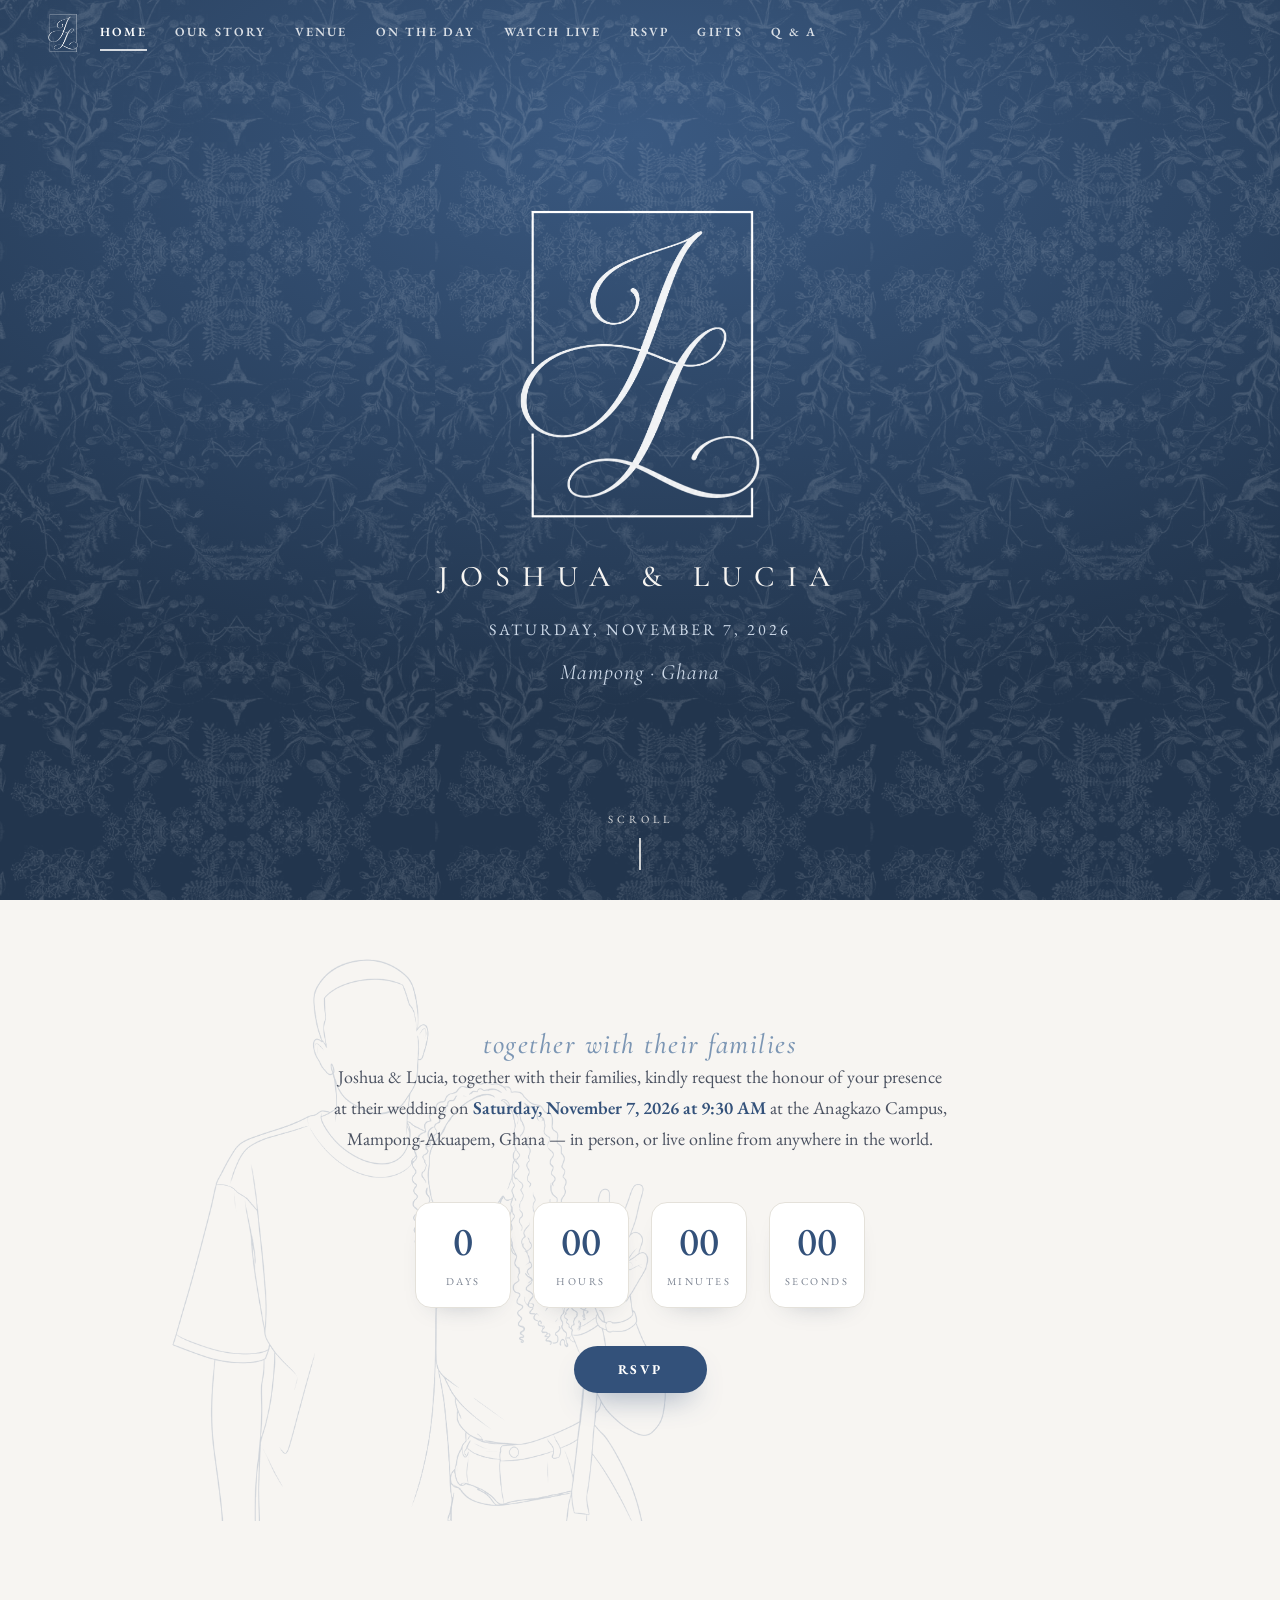
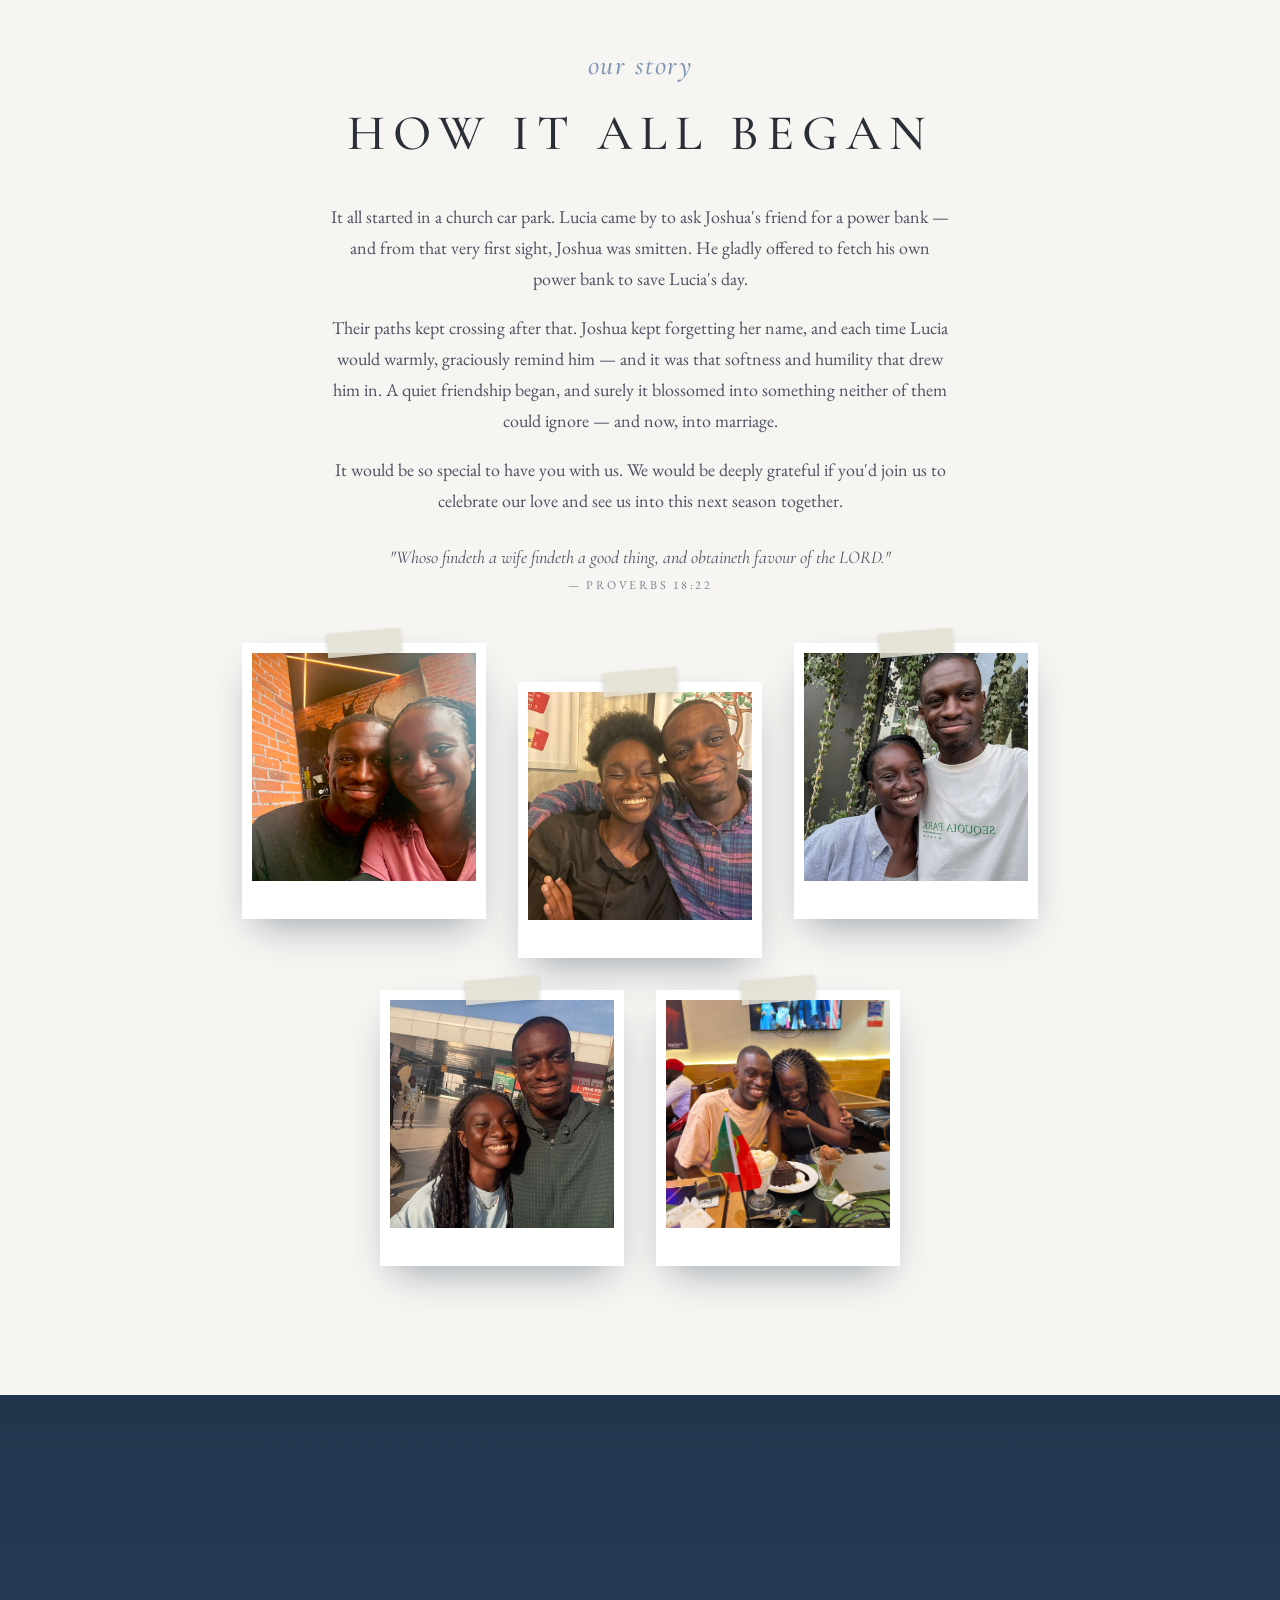
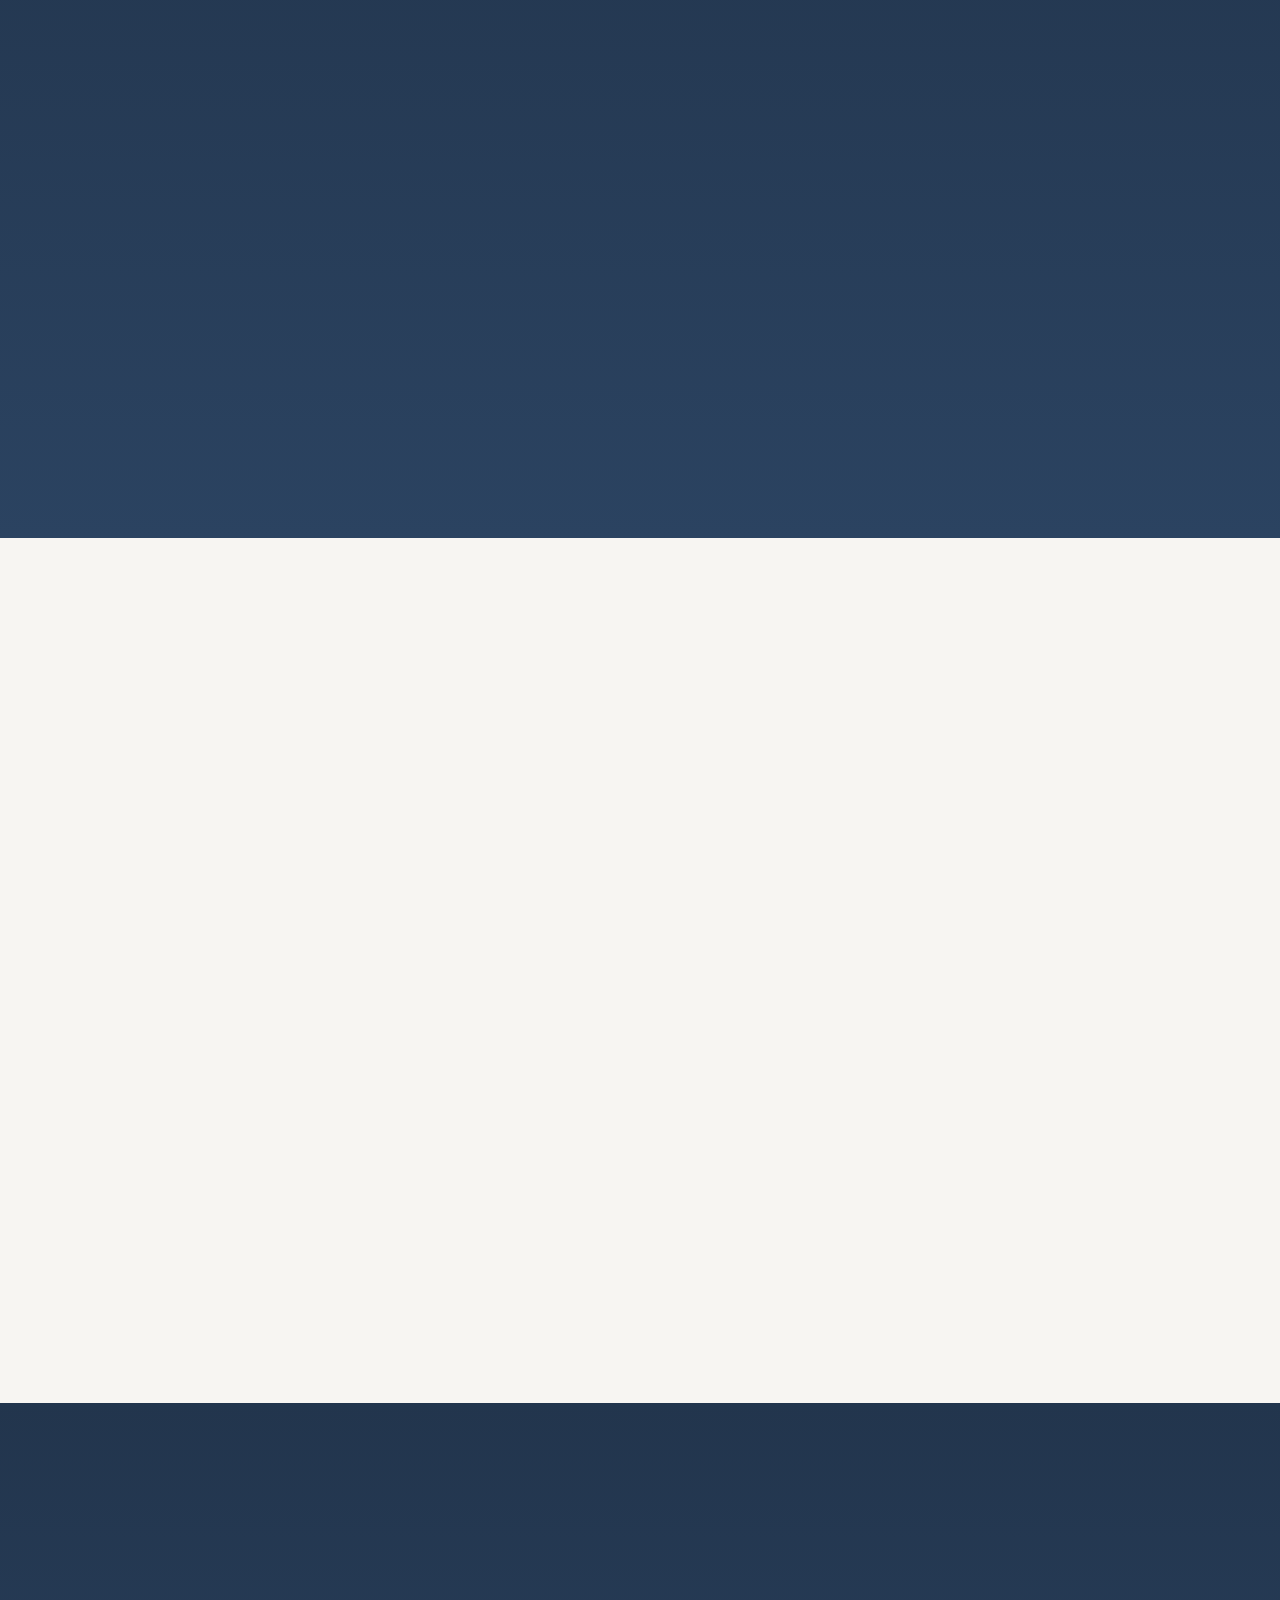
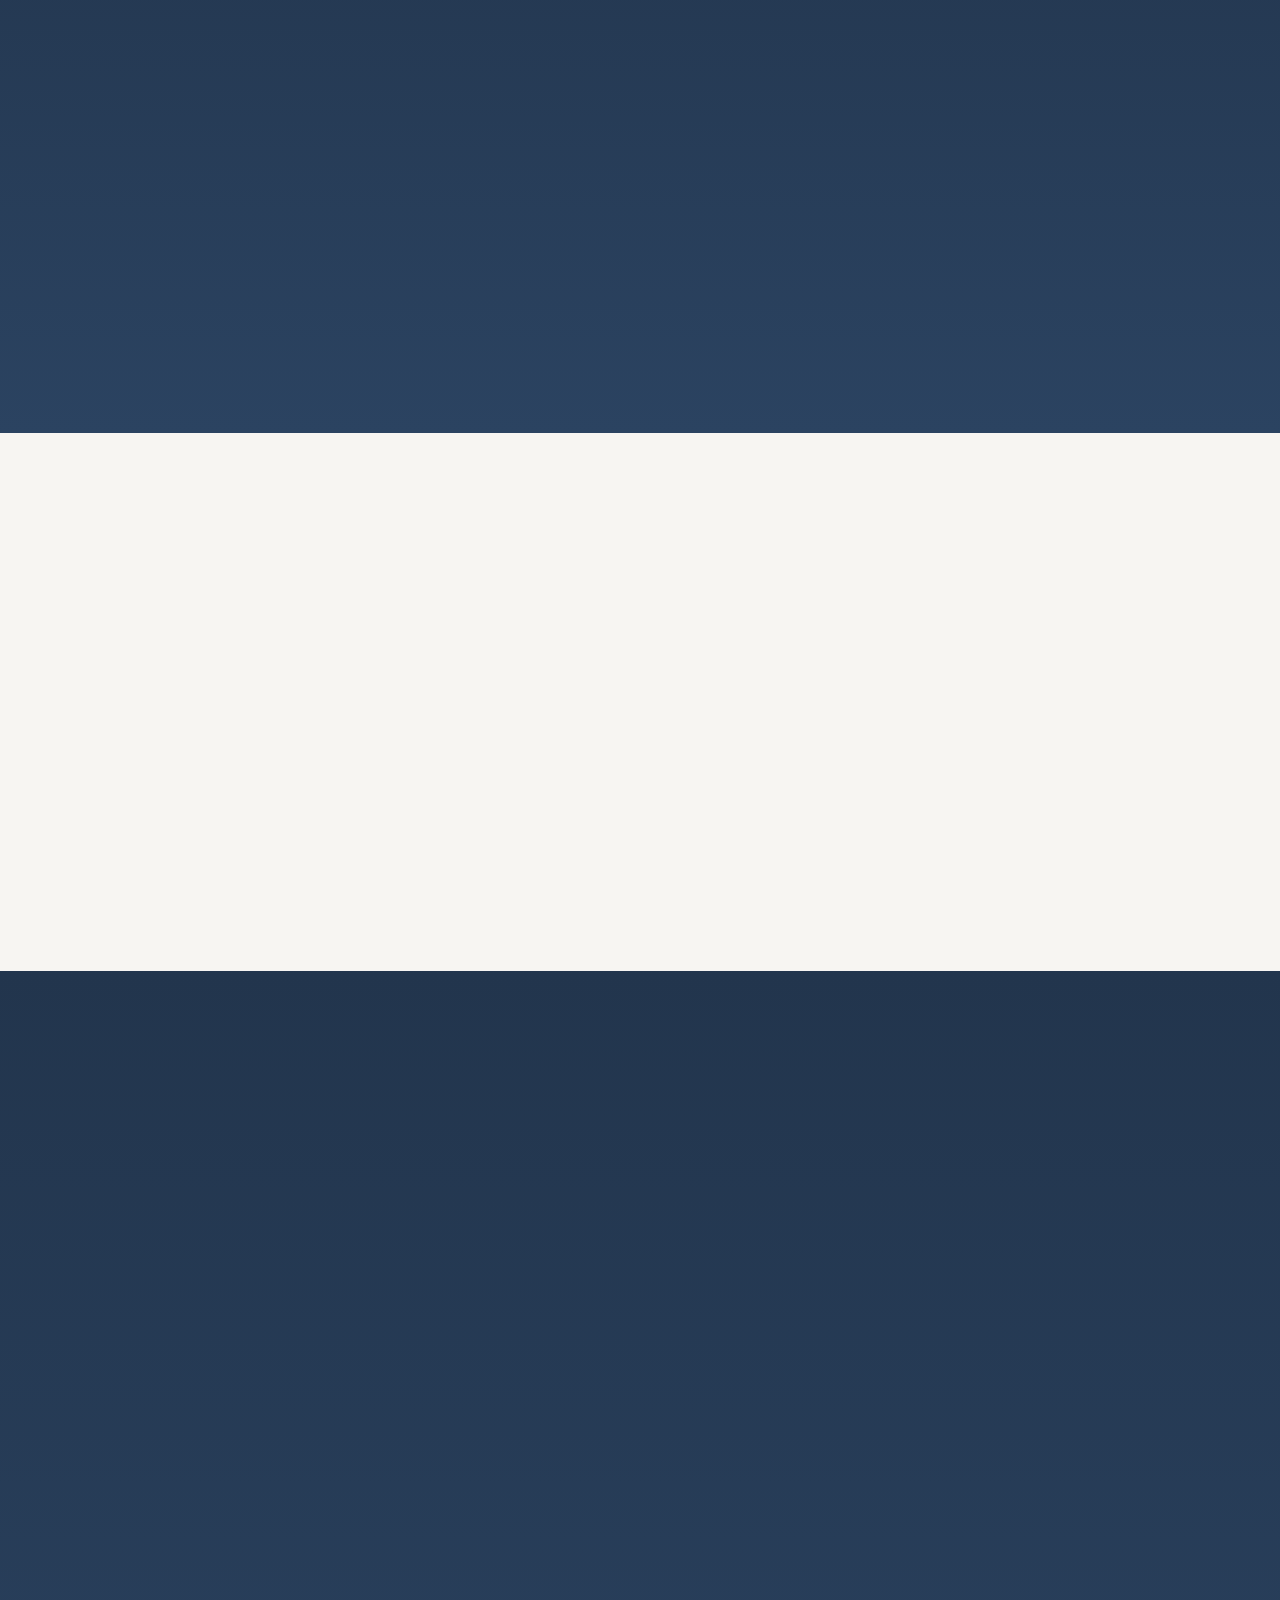
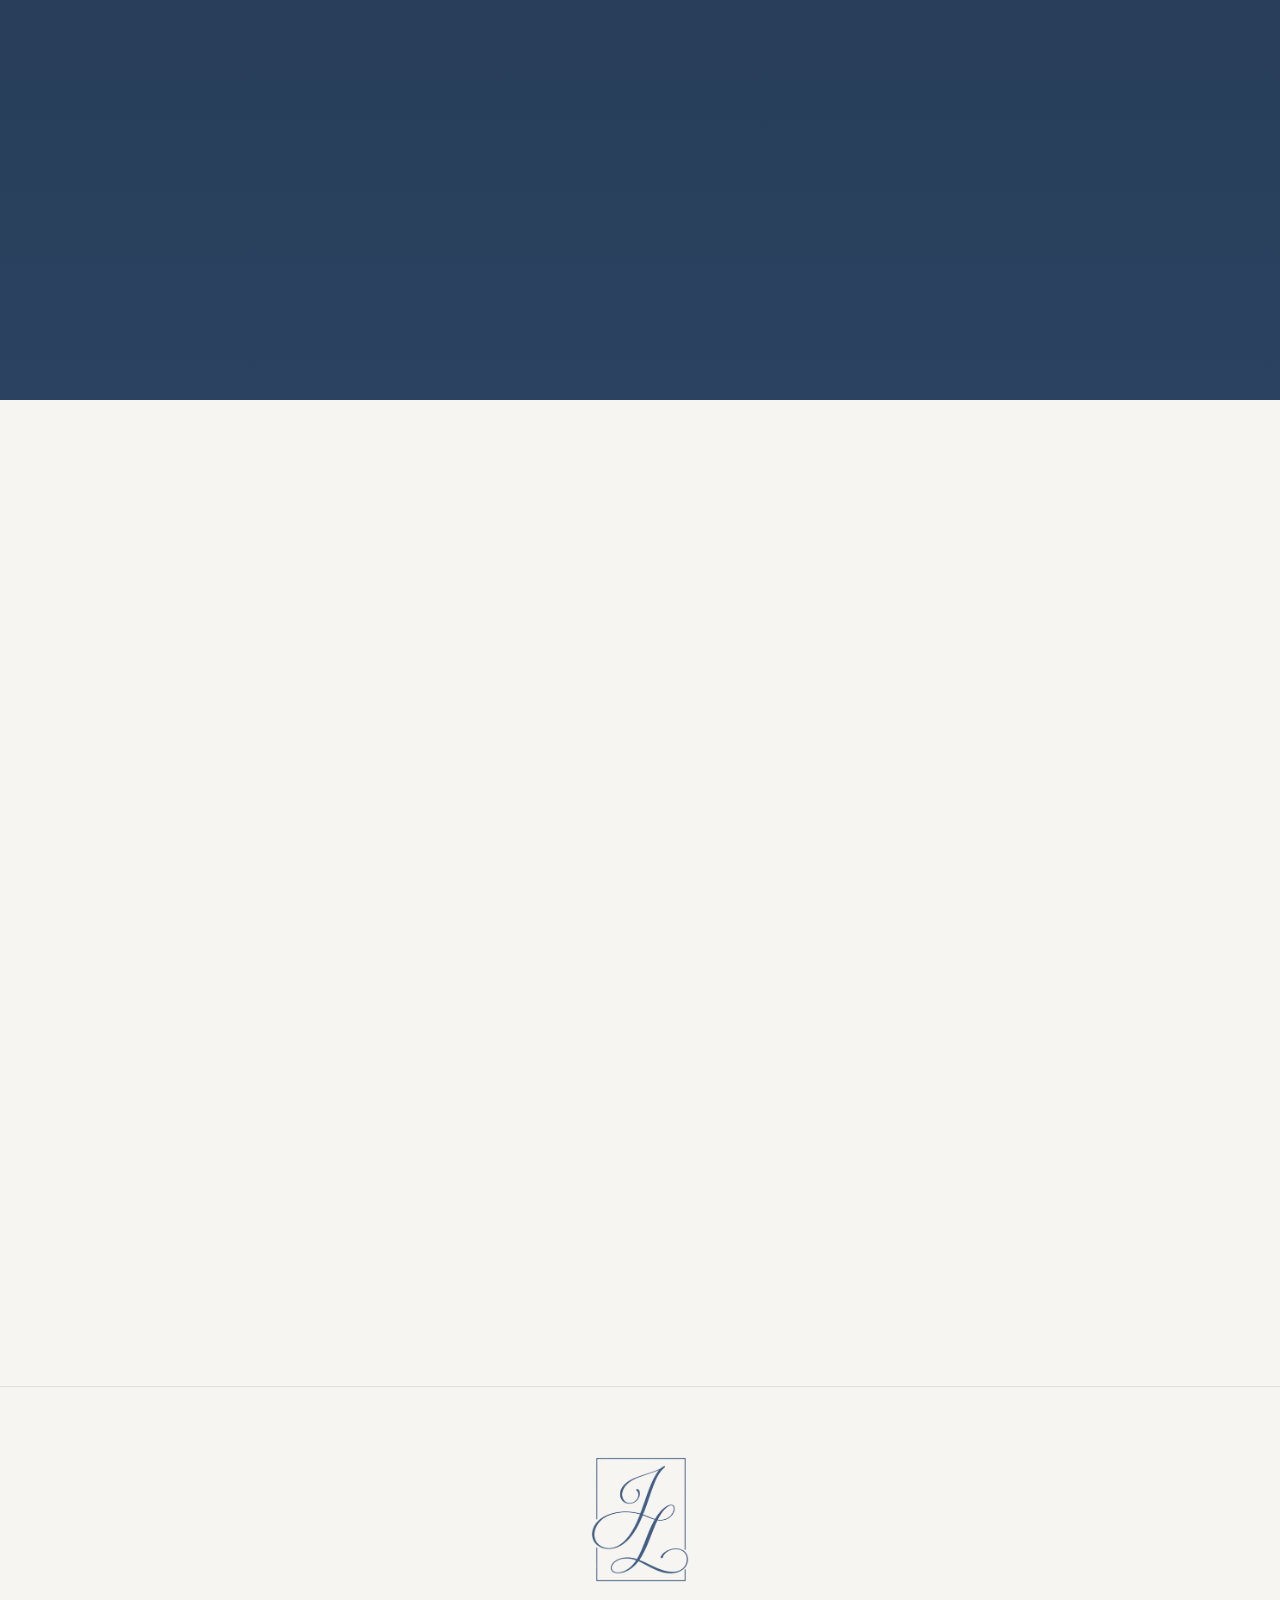
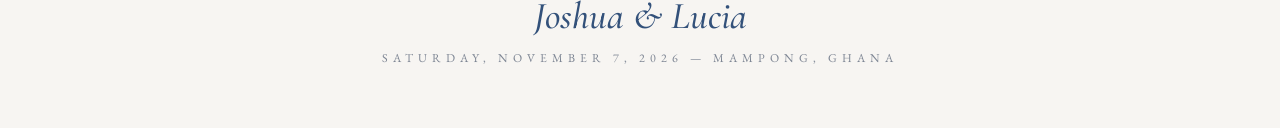
<file: index.html>
<!DOCTYPE html>
<html lang="en">
<head>
<meta charset="utf-8">
<meta name="viewport" content="width=device-width, initial-scale=1">
<title>Joshua &amp; Lucia — 07.11.26 · Mampong, Ghana</title>
<meta name="description" content="Joshua & Lucia are getting married! Saturday, November 7, 2026 at Anagkazo Campus, Mampong-Akuapem, Ghana. RSVP and watch live.">
<meta property="og:title" content="Joshua & Lucia — 07.11.26">
<meta property="og:description" content="Join us in person in Mampong, Ghana — or live online. RSVP here.">
<meta property="og:image" content="photos/joshua-lucia-33.jpg">
<link rel="icon" type="image/png" href="assets/favicon.png">
<link rel="apple-touch-icon" href="assets/apple-touch-icon.png">
<link rel="preconnect" href="https://fonts.googleapis.com">
<link rel="preconnect" href="https://fonts.gstatic.com" crossorigin>
<link href="https://fonts.googleapis.com/css2?family=EB+Garamond:ital,wght@0,400;0,500;0,600;1,400;1,500&family=Cormorant+Garamond:ital,wght@0,400;0,500;0,600;1,400;1,500&display=swap" rel="stylesheet">
<link rel="stylesheet" href="css/style.css">
</head>
<body>

<!-- LIVE BANNER — hidden until the backend says we're live -->
<a id="liveBanner" class="live-banner" href="#" target="_blank" rel="noopener" hidden>
  <span class="live-dot"></span> WE'RE LIVE — tap to watch the wedding now
</a>

<nav class="nav" id="nav">
  <a class="nav-mono" href="#home" aria-label="Joshua and Lucia — home"></a>
  <button class="nav-burger" id="navBurger" aria-label="Open menu" aria-expanded="false">
    <span></span><span></span><span></span>
  </button>
  <div class="nav-links" id="navLinks">
    <a href="#home">Home</a>
    <a href="#story">Our Story</a>
    <a href="#venue">Venue</a>
    <a href="#day">On the Day</a>
    <a href="#live">Watch Live</a>
    <a href="#rsvp">RSVP</a>
    <a href="#gifts">Gifts</a>
    <a href="#faq">Q &amp; A</a>
  </div>
</nav>

<!-- ================= COVER (permanent, textured) ================= -->
<header class="cover" id="home">
  <div class="cover-texture" aria-hidden="true"></div>
  <div class="cover-inner">
    <img class="cover-mono" src="assets/monogram-jl.png" alt="">
    <h1 class="cover-names">Joshua&nbsp;&amp;&nbsp;Lucia</h1>
    <p class="cover-date">Saturday, November 7, 2026</p>
    <p class="cover-place">Mampong · Ghana</p>
  </div>
  <a class="cover-hint" href="#welcome" aria-label="Scroll down">
    <span>scroll</span>
    <span class="cover-hint-line"></span>
  </a>
</header>

<!-- ================= WELCOME ================= -->
<section class="section has-sil" id="welcome">
  <div class="sil" aria-hidden="true" style="--sil-img:url(../assets/sil-couple-2.png); --sil-op:.2; width:clamp(280px,40vw,540px); aspect-ratio:788/1199; left:clamp(-20px,1vw,40px); top:8%;"></div>
  <p class="sec-script fade-up">together with their families</p>
  <p class="sec-body fade-up">
    Joshua &amp; Lucia, together with their families, kindly request the honour of
    your presence at their wedding on <b>Saturday, November&nbsp;7, 2026 at 9:30&nbsp;AM</b>
    at the Anagkazo Campus, Mampong‑Akuapem, Ghana — in person, or live online
    from anywhere in the world.
  </p>

  <div class="countdown fade-up" id="countdown" aria-label="Countdown to the wedding">
    <div><b id="cdDays">–</b><span>days</span></div>
    <div><b id="cdHours">–</b><span>hours</span></div>
    <div><b id="cdMins">–</b><span>minutes</span></div>
    <div><b id="cdSecs">–</b><span>seconds</span></div>
  </div>

  <a class="btn fade-up" href="#rsvp">RSVP</a>
</section>

<!-- ================= OUR STORY ================= -->
<section class="section" id="story">
  <p class="sec-script fade-up">our story</p>
  <h2 class="sec-title fade-up">How it all began</h2>
  <div class="story-text fade-up">
    <p>It all started in a church car park. Lucia came by to ask Joshua's friend for a power bank — and from that very first sight, Joshua was smitten. He gladly offered to fetch his own power bank to save Lucia's day.</p>
    <p>Their paths kept crossing after that. Joshua kept forgetting her name, and each time Lucia would warmly, graciously remind him — and it was that softness and humility that drew him in. A quiet friendship began, and surely it blossomed into something neither of them could ignore — and now, into marriage.</p>
    <p>It would be so special to have you with us. We would be deeply grateful if you'd join us to celebrate our love and see us into this next season together.</p>
    <p class="story-verse">"Whoso findeth a wife findeth a good thing, and obtaineth favour of the LORD."<span>— Proverbs 18:22</span></p>
  </div>

  <div class="polaroid-row">
    <figure class="polaroid fade-up" style="--tilt: -6deg"><img src="photos/joshua-lucia-33.jpg" alt="Joshua and Lucia smiling close" loading="lazy"></figure>
    <figure class="polaroid fade-up" style="--tilt: 4deg"><img src="photos/joshua-lucia-14.jpg" alt="Joshua and Lucia laughing together" loading="lazy"></figure>
    <figure class="polaroid fade-up" style="--tilt: -3deg"><img src="photos/joshua-lucia-20.jpg" alt="Joshua and Lucia among greenery" loading="lazy"></figure>
    <figure class="polaroid fade-up" style="--tilt: 5deg"><img src="photos/joshua-lucia-airport.jpg" alt="Joshua and Lucia at the airport" loading="lazy"></figure>
    <figure class="polaroid fade-up" style="--tilt: -2deg"><img src="photos/joshua-lucia-dessert.jpg" alt="Joshua and Lucia over dessert" loading="lazy"></figure>
  </div>
</section>

<!-- ================= VENUE ================= -->
<section class="section section-blue has-sil" id="venue">
  <div class="sil sil-draw" aria-hidden="true" style="--sil-img:url(../assets/sil-anagkazo.png); --sil-op:.34; --sil-color:#fff; --sil-fit:cover; top:0; left:0; right:0; bottom:0;"></div>
  <p class="sec-script light fade-up">where</p>
  <h2 class="sec-title light fade-up">Venue</h2>
  <div class="venue-card fade-up">
    <p class="venue-name">Anagkazo Campus</p>
    <p class="venue-addr">Mampong‑Akuapem<br>Eastern Region, Ghana</p>
    <p class="venue-note">About 45 minutes to an hour from Accra, through the Aburi hills.</p>
    <a class="btn btn-light" href="https://maps.google.com/?q=Anagkazo+Bible+and+Ministry+Training+Center+Mampong+Ghana" target="_blank" rel="noopener">Open in Google Maps</a>
  </div>
</section>

<!-- ================= ON THE DAY ================= -->
<section class="section has-sil" id="day">
  <div class="sil" aria-hidden="true" style="--sil-img:url(../assets/sil-rings.png); --sil-op:.18; width:clamp(120px,17vw,210px); aspect-ratio:983/785; top:8%; right:3%;"></div>
  <div class="sil" aria-hidden="true" style="--sil-img:url(../assets/sil-hand-ring.png); --sil-op:.17; width:clamp(120px,15vw,190px); aspect-ratio:456/450; bottom:5%; left:3%;"></div>
  <p class="sec-script fade-up">schedule</p>
  <h2 class="sec-title fade-up">On the day</h2>
  <p class="sec-body fade-up">Saturday, November 7, 2026</p>

  <div class="timeline">
    <div class="t-item fade-up">
      <span class="t-time">9:30 am</span>
      <div class="t-dot" aria-hidden="true"></div>
      <div class="t-body">
        <h3>Ceremony · Elizabeth Chapel</h3>
        <p>This is it — our big moment, held in the <b>Elizabeth Chapel</b> at Anagkazo. When you arrive, simply ask for the Elizabeth Chapel and you'll be directed there. Kindly be seated by 9:00 am; the service begins promptly.</p>
      </div>
    </div>
    <div class="t-item fade-up">
      <span class="t-time">after the ceremony</span>
      <div class="t-dot" aria-hidden="true"></div>
      <div class="t-body">
        <h3>Photographs</h3>
        <p>We'd love to keep every good memory — please join the group photos with family &amp; friends.</p>
      </div>
    </div>
    <div class="t-item fade-up">
      <span class="t-time">to follow</span>
      <div class="t-dot" aria-hidden="true"></div>
      <div class="t-body">
        <h3>Reception</h3>
        <p>Let's get the celebration started!</p>
      </div>
    </div>
  </div>
</section>

<!-- ================= WATCH LIVE ================= -->
<section class="section section-blue has-sil" id="live">
  <div class="sil-svg" aria-hidden="true" style="--sil-op:.26; --sil-color:#fff; width:clamp(130px,17vw,220px); aspect-ratio:200/168; top:11%; right:5%;">
    <svg viewBox="0 0 200 168" fill="none" stroke="currentColor" stroke-width="4" stroke-linejoin="round" stroke-linecap="round">
      <rect x="10" y="12" width="180" height="118" rx="12"/>
      <path d="M82 48 L128 71 L82 94 Z"/>
      <path d="M70 148 h60 M100 130 v18"/>
    </svg>
  </div>
  <div class="sil" aria-hidden="true" style="--sil-img:url(../assets/sil-rings.png); --sil-op:.16; --sil-color:#fff; width:clamp(120px,16vw,200px); aspect-ratio:983/785; bottom:7%; left:4%;"></div>
  <p class="sec-script light fade-up">from anywhere</p>
  <h2 class="sec-title light fade-up">Watch live</h2>
  <div class="live-box fade-up" id="liveBox">
    <div class="live-waiting" id="liveWaiting">
      <p class="live-badge-idle">● not live yet</p>
      <p>The live link will appear right here on the wedding day.<br>
      Want a message the moment we go live? Say yes in your RSVP below.</p>
    </div>
    <div class="live-now" id="liveNow" hidden>
      <p class="live-badge-on">● LIVE NOW</p>
      <a class="btn btn-live" id="liveLink" href="#" target="_blank" rel="noopener">Watch the wedding live ▶</a>
    </div>
  </div>
</section>

<!-- ================= RSVP ================= -->
<section class="section has-sil" id="rsvp">
  <div class="sil" aria-hidden="true" style="--sil-img:url(../assets/sil-couple-1.png); --sil-op:.18; width:clamp(380px,64vw,820px); aspect-ratio:1448/955; left:0; right:0; margin-inline:auto; top:16%;"></div>
  <p class="sec-script fade-up">kindly reply</p>
  <h2 class="sec-title fade-up">RSVP</h2>
  <p class="sec-body fade-up">Kindly RSVP by <b>30 September 2026</b> — whether you're coming to Mampong or joining from your couch.</p>
  <a class="btn fade-up" href="rsvp.html">RSVP here</a>
</section>

<!-- ================= GIFTS ================= -->
<section class="section section-blue has-sil" id="gifts">
  <div class="sil" aria-hidden="true" style="--sil-img:url(../assets/sil-doves.png); --sil-op:.16; --sil-color:#fff; width:clamp(150px,20vw,260px); aspect-ratio:290/180; top:5%; left:0; right:0; margin-inline:auto;"></div>
  <div class="sil" aria-hidden="true" style="--sil-img:url(../assets/sil-gift.png); --sil-op:.15; --sil-color:#fff; width:clamp(90px,11vw,140px); aspect-ratio:130/93; bottom:7%; left:4%;"></div>
  <div class="sil" aria-hidden="true" style="--sil-img:url(../assets/sil-cake.png); --sil-op:.14; --sil-color:#fff; width:clamp(96px,12vw,160px); aspect-ratio:227/350; bottom:6%; right:4%;"></div>
  <p class="sec-script light fade-up">with gratitude</p>
  <h2 class="sec-title light fade-up">Gifts</h2>
  <p class="sec-body light-body fade-up">
    Your presence and your prayers are the greatest gift of all. But should you feel led
    to bless us as we begin our life together, we receive it with grateful hearts.
    Thank you for being such a blessing to us.
  </p>
  <p class="gift-verse fade-up">"Every good and perfect gift is from above."<span>— James 1:17</span></p>

  <div class="gift-grid">
    <div class="gift-card fade-up">
      <h3>MTN Mobile Money · Ghana</h3>
      <p class="gift-line"><span>Joshua Korsi Gbafa</span>
        <button type="button" class="copy" data-copy="0530709044">+233 53 070 9044 <em>tap to copy</em></button></p>
      <p class="gift-line"><span>Lucia Afia Deladem Adusei</span>
        <button type="button" class="copy" data-copy="0549556476">+233 54 955 6476 <em>tap to copy</em></button></p>
    </div>
    <div class="gift-card fade-up">
      <h3>Zelle</h3>
      <p class="gift-line"><span>Joshua Korsi Gbafa</span>
        <button type="button" class="copy" data-copy="+17029458407">+1 702 945 8407 <em>tap to copy</em></button></p>
      <p class="gift-note">Open your bank or Zelle app and send to this number.</p>
    </div>
    <div class="gift-card gift-venmo fade-up">
      <h3>Venmo</h3>
      <a class="venmo-btn" href="https://venmo.com/u/Joshuagbafa" target="_blank" rel="noopener">
        <span class="venmo-badge">V</span> Give on Venmo
      </a>
      <p class="gift-line"><b>@Joshuagbafa</b></p>
      <p class="gift-note">Tap to open Venmo, already set to send to us.</p>
    </div>
  </div>

  <p class="gift-foot fade-up">Thank you for your kindness and generosity — may God bless you richly.</p>
</section>

<!-- ================= Q & A ================= -->
<section class="section" id="faq">
  <p class="sec-script fade-up">good to know</p>
  <h2 class="sec-title fade-up">Q &amp; A</h2>
  <div class="faq-list fade-up">
    <details>
      <summary>When is the RSVP deadline?</summary>
      <p>Please RSVP by 30 September 2026 — it helps us plan seats, food, and messages.</p>
    </details>
    <details>
      <summary>What's the dress code?</summary>
      <p>Our palette is <b>“all things bright and beautiful.”</b> Please come formal, but in bright, joyful colours — Kente and other traditional wear are warmly encouraged. It's a celebration!</p>
    </details>
    <details>
      <summary>Where exactly is the ceremony?</summary>
      <p>The ceremony is held in the <b>Elizabeth Chapel</b>, on the Anagkazo campus. When you arrive, simply ask for the Elizabeth Chapel and you'll be directed straight to us.</p>
    </details>
    <details>
      <summary>How do I get there from Accra?</summary>
      <p>Search <b>“Anagkazo Bible School”</b> in Google Maps and it will take you right to the gate — it's in Mampong‑Akuapem, about 45 minutes to an hour from Accra through the Aburi hills.</p>
      <p><a class="faq-link" href="https://www.google.com/maps/search/?api=1&query=Anagkazo+Bible+School+Mampong+Ghana" target="_blank" rel="noopener">Open directions in Google Maps →</a></p>
      <p>Flying in? Kotoka International Airport (ACC) is your stop — plan to arrive by Friday, November 6.</p>
    </details>
    <details>
      <summary>Is there parking, and a gate fee?</summary>
      <p>Yes — there's a car park on site. Please note Anagkazo has a toll at the gate, so come prepared to pay <b>GH₵20 per car</b> on entry.</p>
    </details>
    <details>
      <summary>Can I change my RSVP later?</summary>
      <p>Yes — just fill the form again with the same email address and your answer updates automatically.</p>
    </details>
    <details>
      <summary>What time should I arrive?</summary>
      <p>Doors open at 8:30 am; please be seated by 9:00 am. The ceremony begins at 9:30 am sharp.</p>
    </details>
  </div>
</section>

<footer class="footer">
  <div class="footer-mono" aria-hidden="true"></div>
  <p class="footer-script">Joshua &amp; Lucia</p>
  <p class="footer-date">Saturday, November 7, 2026 — Mampong, Ghana</p>
</footer>

<script src="js/config.js"></script>
<script src="js/main.js"></script>
</body>
</html>
</file>
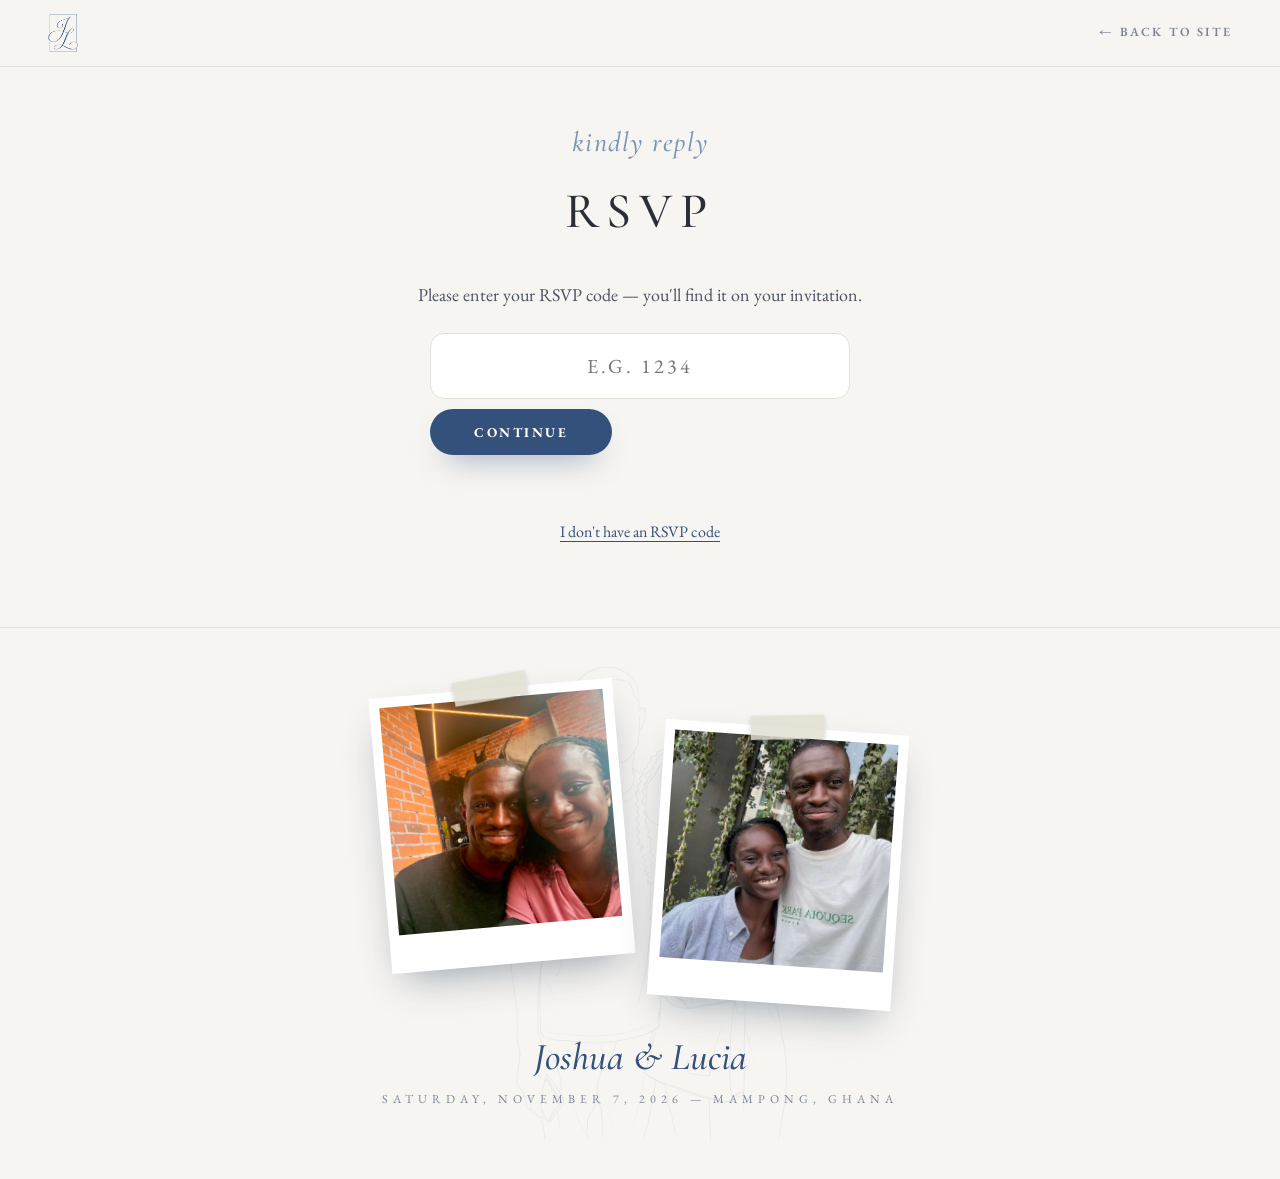
<file: rsvp.html>
<!DOCTYPE html>
<html lang="en">
<head>
<meta charset="utf-8">
<meta name="viewport" content="width=device-width, initial-scale=1">
<title>RSVP — Joshua &amp; Lucia</title>
<meta name="robots" content="noindex">
<link rel="icon" type="image/png" href="assets/favicon.png">
<link rel="apple-touch-icon" href="assets/apple-touch-icon.png">
<link rel="preconnect" href="https://fonts.googleapis.com">
<link rel="preconnect" href="https://fonts.gstatic.com" crossorigin>
<link href="https://fonts.googleapis.com/css2?family=EB+Garamond:ital,wght@0,400;0,500;0,600;1,400;1,500&family=Cormorant+Garamond:ital,wght@0,400;0,500;0,600;1,400;1,500&display=swap" rel="stylesheet">
<link rel="stylesheet" href="css/style.css">
</head>
<body class="rsvp-page">

<nav class="nav scrolled" id="nav">
  <a class="nav-mono" href="index.html" aria-label="Joshua and Lucia — home"></a>
  <div class="nav-links" id="navLinks" style="margin-left:auto;">
    <a href="index.html">← Back to site</a>
  </div>
</nav>

<main class="rsvp-main">
  <p class="sec-script">kindly reply</p>
  <h1 class="sec-title">RSVP</h1>

  <!-- STEP 1 — enter code -->
  <section class="rsvp-panel" id="stepCode">
    <p class="sec-body">Please enter your RSVP code — you'll find it on your invitation.</p>
    <div class="code-row">
      <input id="codeInput" class="code-input" type="text" inputmode="text" autocomplete="off"
             placeholder="e.g. 1234" aria-label="RSVP code" maxlength="16">
      <button class="btn" id="codeBtn" type="button">Continue</button>
    </div>
    <p class="form-status" id="codeErr" role="status"></p>
    <button class="linkish" id="noCodeBtn" type="button">I don't have an RSVP code</button>
  </section>

  <!-- STEP 2 — greeting + form -->
  <section id="stepForm" hidden>
    <p class="rsvp-greeting" id="greeting"></p>

    <form id="rsvpForm" class="rsvp-form" novalidate>
      <input type="hidden" name="rsvpCode" id="fCode">

      <div class="field">
        <label for="fName">Full name *</label>
        <input id="fName" name="name" type="text" required autocomplete="name" placeholder="Ama Mensah">
      </div>

      <div class="field">
        <label for="fEmail">Email *</label>
        <input id="fEmail" name="email" type="email" required autocomplete="email" placeholder="you@example.com">
      </div>

      <div class="field">
        <label for="fPhone">Phone number *</label>
        <div class="phone-row">
          <select id="fCountry" name="countryCode" aria-label="Country code">
            <option value="+233">🇬🇭 +233</option>
            <option value="+1">🇺🇸 +1</option>
            <option value="other">🌍 Other</option>
          </select>
          <input id="fPhone" name="phone" type="tel" required autocomplete="tel" placeholder="24 123 4567">
        </div>
        <small class="field-hint" id="phoneHint">Ghana numbers: you can type it with or without the leading 0.</small>
      </div>

      <div class="field">
        <span class="label">Will you attend? *</span>
        <div class="choice-row" role="radiogroup">
          <label class="choice"><input type="radio" name="attending" value="In person" required><span>In person, in Ghana</span></label>
          <label class="choice"><input type="radio" name="attending" value="Online"><span>Online, via livestream</span></label>
          <label class="choice"><input type="radio" name="attending" value="Not attending"><span>Sadly can't make it</span></label>
        </div>
      </div>

      <div class="field" id="guestsField" hidden>
        <label for="fGuests">How many in your party, including you?</label>
        <select id="fGuests" name="guests">
          <option>1</option><option>2</option><option>3</option><option>4</option><option>5</option>
        </select>
      </div>

      <div class="field">
        <span class="label">How should we send you updates &amp; reminders? *</span>
        <div class="choice-row">
          <label class="choice"><input type="radio" name="preferredContact" value="Email" required checked><span>Email</span></label>
          <label class="choice"><input type="radio" name="preferredContact" value="SMS"><span>Text message</span></label>
          <label class="choice"><input type="radio" name="preferredContact" value="WhatsApp"><span>WhatsApp</span></label>
        </div>
      </div>

      <div class="field">
        <label class="choice choice-wide">
          <input type="checkbox" id="fNotify" name="notifyLive" value="Yes" checked>
          <span>Message me the moment the wedding goes live</span>
        </label>
      </div>

      <div class="field">
        <label for="fMessage">A note for Joshua &amp; Lucia (optional)</label>
        <textarea id="fMessage" name="message" rows="3" placeholder="We're so happy for you both…"></textarea>
      </div>

      <button type="submit" class="btn" id="submitBtn">Send my RSVP</button>
      <p class="form-status" id="formStatus" role="status"></p>
    </form>
  </section>

  <!-- STEP 3 — thank you -->
  <section id="stepThanks" hidden class="rsvp-thanks">
    <div class="thanks-mono" aria-hidden="true"></div>
    <h2 id="thanksTitle">Thank you!</h2>
    <p id="thanksBody" class="sec-body"></p>
    <a class="btn" href="index.html">Back to our site</a>
  </section>
</main>

<!-- confirm modal -->
<div class="modal" id="confirmModal" hidden>
  <div class="modal-card">
    <h3>Are you sure?</h3>
    <p>You've said you won't be there in person, and you haven't asked us to message you when we go live. We'd love for you to watch online — shall we send you the livestream link?</p>
    <div class="modal-actions">
      <button class="btn" id="modalNotify" type="button">Yes, notify me when live</button>
      <button class="btn btn-ghost" id="modalProceed" type="button">No thanks, submit as is</button>
    </div>
  </div>
</div>

<footer class="rsvp-foot has-sil">
  <div class="sil" aria-hidden="true" style="--sil-img:url(../assets/sil-couple-2.png); --sil-op:.1; width:clamp(200px,30vw,320px); aspect-ratio:788/1199; left:0; right:0; margin-inline:auto; top:6%;"></div>
  <div class="polaroid-row" style="margin-top:0;">
    <figure class="polaroid" style="--tilt:-5deg"><img src="photos/joshua-lucia-33.jpg" alt="" loading="lazy"></figure>
    <figure class="polaroid" style="--tilt:4deg"><img src="photos/joshua-lucia-20.jpg" alt="" loading="lazy"></figure>
  </div>
  <p class="footer-script" style="margin-top:34px;">Joshua &amp; Lucia</p>
  <p class="footer-date">Saturday, November 7, 2026 — Mampong, Ghana</p>
</footer>

<script src="js/config.js"></script>
<script src="js/rsvp.js"></script>
</body>
</html>
</file>
<file: css/style.css>
/* Joshua & Lucia — soft modern, one continuous scroll
   dusty blue · off-white · Quicksand + Sacramento script
   opening splash → scroll-revealed sections */

:root {
  --paper: #f7f5f2;
  --ink: #2a2f37;
  --muted: #7d8593;
  --blue: #7c96b4;        /* splash / accents */
  --blue-deep: #33517a;   /* headings, buttons */
  --blue-dark: #22354d;   /* dark sections */
  --blue-pale: #e8edf4;
  --line: #e4e1da;
  --sans: "EB Garamond", Georgia, "Times New Roman", serif;   /* body serif */
  --script: "Cormorant Garamond", Georgia, serif;             /* display / accents */
}

* { box-sizing: border-box; margin: 0; padding: 0; }

html { scroll-behavior: smooth; scroll-padding-top: 68px; }

body {
  font-family: var(--sans);
  font-weight: 400;
  font-size: 18.5px;
  line-height: 1.72;
  color: var(--ink);
  background: var(--paper);
  overflow-x: hidden;
}

img { display: block; max-width: 100%; }

/* ================= cover (permanent, textured) ================= */
.cover {
  position: relative;
  min-height: 100svh;
  display: flex; flex-direction: column; align-items: center; justify-content: center;
  text-align: center; padding: 90px 20px;
  background: radial-gradient(120% 90% at 50% 15%, #3a5981 0%, var(--blue-dark) 70%);
  color: #f7f5f2; overflow: hidden;
}
.cover-texture {
  position: absolute; inset: 0; pointer-events: none;
  background: url("../assets/texture-white.png") repeat;
  background-size: clamp(320px, 34vw, 460px) auto;
  opacity: .14;
  animation: coverTexIn 2s ease both;
}
@keyframes coverTexIn { from { opacity: 0; } to { opacity: .14; } }
.cover-inner { position: relative; z-index: 1; }
.cover-mono {
  width: clamp(150px, 26vw, 244px);
  margin: 0 auto;
  opacity: 0; animation: coverIn 1.4s ease .2s forwards;
}
.cover-names {
  margin-top: 30px;
  font-family: var(--script); font-weight: 500;
  font-size: clamp(20px, 3.8vw, 30px);
  letter-spacing: clamp(6px, 1.6vw, 12px);
  text-transform: uppercase;
  opacity: 0; animation: coverRise .9s ease .9s forwards;
}
.cover-date {
  margin-top: 14px;
  font-size: clamp(13px, 2.1vw, 16px);
  letter-spacing: 3px; text-transform: uppercase;
  color: #cdd9e8;
  opacity: 0; animation: coverRise .9s ease 1.15s forwards;
}
.cover-place {
  margin-top: 10px;
  font-family: var(--script); font-style: italic;
  font-size: clamp(17px, 2.6vw, 22px); letter-spacing: 1px; color: #cdd9e8;
  opacity: 0; animation: coverRise .9s ease 1.4s forwards;
}
@keyframes coverIn { from { opacity: 0; transform: translateY(16px) scale(.96); } to { opacity: 1; transform: none; } }
@keyframes coverRise { from { opacity: 0; transform: translateY(10px); } to { opacity: 1; transform: none; } }

.cover-hint {
  position: absolute; bottom: 30px; left: 0; right: 0; z-index: 1;
  display: flex; flex-direction: column; align-items: center; gap: 9px;
  font-size: 11px; letter-spacing: 4px; text-transform: uppercase;
  color: rgba(247, 245, 242, .85); text-decoration: none;
  opacity: 0; animation: coverRise 1s ease 1.8s forwards;
}
.cover-hint-line {
  width: 1.5px; height: 32px; background: rgba(247, 245, 242, .8);
  animation: hintSlide 1.6s ease-in-out 2.2s infinite;
}
@keyframes hintSlide {
  0% { transform: scaleY(0); transform-origin: top; }
  45% { transform: scaleY(1); transform-origin: top; }
  55% { transform: scaleY(1); transform-origin: bottom; }
  100% { transform: scaleY(0); transform-origin: bottom; }
}

/* ================= live banner ================= */
.live-banner[hidden] { display: none; }
.live-banner {
  display: block; text-align: center;
  background: #c0392b; color: #fff;
  font-weight: 700; letter-spacing: 2px; font-size: 13px; text-transform: uppercase;
  padding: 12px 16px; text-decoration: none;
}
.live-dot {
  display: inline-block; width: 9px; height: 9px; border-radius: 50%;
  background: #fff; margin-right: 8px; animation: pulse 1.2s infinite;
}
@keyframes pulse { 50% { opacity: .25; } }

/* ================= nav ================= */
.nav {
  position: fixed; top: 0; left: 0; right: 0; z-index: 100;
  display: flex; align-items: center; gap: 22px;
  padding: 14px clamp(18px, 4vw, 48px);
  background: transparent; border-bottom: 1px solid transparent;
  transition: background .3s ease, border-color .3s ease, backdrop-filter .3s ease;
}
/* solid light bar once scrolled past the cover, or whenever the menu is open */
.nav.scrolled, .nav.open {
  background: color-mix(in srgb, var(--paper) 92%, transparent);
  backdrop-filter: blur(10px);
  border-bottom-color: var(--line);
}
.nav-mono {
  flex: 0 0 auto; width: 30px; height: 38px; display: block;
  background: #fff;
  -webkit-mask: url("../assets/monogram-jl.png") no-repeat center / contain;
  mask: url("../assets/monogram-jl.png") no-repeat center / contain;
  transition: background .3s ease;
}
.nav.scrolled .nav-mono, .nav.open .nav-mono { background: var(--blue-deep); }
.nav-links {
  display: flex; gap: clamp(14px, 2.4vw, 28px);
  overflow-x: auto; scrollbar-width: none; -webkit-overflow-scrolling: touch;
}
.nav-links::-webkit-scrollbar { display: none; }
.nav-links a {
  color: rgba(255, 255, 255, .82); text-decoration: none;
  font-size: 12.5px; font-weight: 600; letter-spacing: 2.2px; text-transform: uppercase;
  padding: 6px 0; border-bottom: 2px solid transparent; white-space: nowrap;
  transition: color .2s, border-color .2s;
}
.nav-links a:hover { color: #fff; }
.nav-links a.active { color: #fff; border-bottom-color: rgba(255, 255, 255, .8); }
.nav.scrolled .nav-links a, .nav.open .nav-links a { color: var(--muted); }
.nav.scrolled .nav-links a:hover, .nav.open .nav-links a:hover { color: var(--blue-deep); }
.nav.scrolled .nav-links a.active, .nav.open .nav-links a.active { color: var(--blue-deep); border-bottom-color: var(--blue); }

/* hamburger — phones only */
.nav-burger {
  display: none;
  margin-left: auto;
  background: none; border: 0; cursor: pointer;
  padding: 10px 4px; width: 40px;
}
.nav-burger span {
  display: block; height: 2px; width: 24px; margin: 5px auto;
  background: #fff; border-radius: 2px;
  transition: transform .25s ease, opacity .2s ease, background .3s ease;
}
.nav.scrolled .nav-burger span, .nav.open .nav-burger span { background: var(--blue-deep); }
.nav.open .nav-burger span:nth-child(1) { transform: translateY(7px) rotate(45deg); }
.nav.open .nav-burger span:nth-child(2) { opacity: 0; }
.nav.open .nav-burger span:nth-child(3) { transform: translateY(-7px) rotate(-45deg); }

@media (max-width: 720px) {
  .nav { flex-wrap: wrap; }
  .nav-burger { display: block; }
  .nav-links {
    display: none;
    flex-basis: 100%; flex-direction: column; gap: 0;
    padding: 8px 0 14px; overflow: visible;
  }
  .nav.open .nav-links { display: flex; }
  .nav-links a {
    padding: 13px 4px; border-bottom: 1px solid var(--line);
    font-size: 13px;
  }
  .nav-links a:last-child { border-bottom: 0; }
  .nav-links a.active { border-bottom-color: var(--line); }
}

/* ================= welcome ================= */
.welcome-photo {
  margin: 30px auto 40px; max-width: 500px;
  border-radius: 18px; overflow: hidden;
  box-shadow: 0 30px 60px -30px rgba(34, 53, 77, .45);
}
.welcome-photo img {
  aspect-ratio: 4 / 4.2; object-fit: cover; width: 100%;
  transition: transform 6s ease;
}
.welcome-photo:hover img { transform: scale(1.045); }
#welcome .sec-body b { color: var(--blue-deep); font-weight: 600; }

/* ================= our story ================= */
.story-text { max-width: 620px; margin: 4px auto 0; }
.story-text p { color: #4a5160; font-size: clamp(16px, 2.3vw, 18px); margin-bottom: 18px; }
.story-verse {
  font-family: var(--script); font-style: italic;
  font-size: clamp(22px, 3.4vw, 30px); color: var(--blue-deep); line-height: 1.35;
  margin-top: 28px !important;
}
.story-verse span {
  display: block; font-family: var(--sans); font-style: normal;
  font-size: 12px; letter-spacing: 2.5px; text-transform: uppercase;
  color: var(--muted); margin-top: 8px;
}

.countdown {
  display: flex; justify-content: center; gap: clamp(10px, 3vw, 22px);
  margin: 48px 0 38px;
}
.countdown div {
  min-width: clamp(68px, 12vw, 96px);
  background: #fff; border: 1px solid var(--line); border-radius: 16px;
  padding: 16px 8px 12px;
  box-shadow: 0 12px 28px -20px rgba(34, 53, 77, .4);
}
.countdown b {
  display: block; font-weight: 500;
  font-size: clamp(26px, 5vw, 40px); color: var(--blue-deep);
  font-variant-numeric: tabular-nums; line-height: 1.1;
}
.countdown span { font-size: 10.5px; letter-spacing: 2.5px; text-transform: uppercase; color: var(--muted); }

/* ================= buttons ================= */
.btn {
  display: inline-flex; align-items: center; justify-content: center;
  font-family: var(--sans); font-weight: 700; line-height: 1;
  font-size: 13.5px; letter-spacing: 2.5px; text-transform: uppercase; text-align: center;
  color: #fff; background: var(--blue-deep);
  padding: 17px 44px 16px; border-radius: 999px; border: 0; cursor: pointer;
  text-decoration: none;
  box-shadow: 0 16px 30px -16px rgba(51, 81, 122, .7);
  transition: transform .18s ease, box-shadow .18s ease, background .18s;
}
.btn:hover { background: var(--blue); transform: translateY(-2px); box-shadow: 0 20px 34px -16px rgba(51, 81, 122, .8); }
.btn:disabled { opacity: .55; cursor: wait; transform: none; }
.btn-light { background: #fff; color: var(--blue-deep); box-shadow: 0 16px 30px -18px rgba(0, 0, 0, .5); }
.btn-light:hover { background: var(--blue-pale); }
.btn-live { background: #c0392b; font-size: 15px; padding: 18px 48px; }
.btn-live:hover { background: #d64536; }

/* ================= sections ================= */
.section {
  position: relative;
  padding: clamp(72px, 10vw, 130px) clamp(20px, 6vw, 64px);
  max-width: 980px; margin: 0 auto; text-align: center;
}
.sec-script {
  font-family: var(--script); font-style: italic; font-weight: 500;
  font-size: clamp(20px, 3.4vw, 28px); letter-spacing: 1.5px;
  color: var(--blue); line-height: 1.2;
}
.sec-script.light { color: #b8c9de; }
.sec-title {
  font-family: var(--script);
  font-weight: 500; font-size: clamp(30px, 5.4vw, 50px);
  letter-spacing: clamp(3px, 1vw, 8px); text-transform: uppercase;
  color: var(--ink); margin: 8px 0 26px;
}
.sec-title.light { color: #fff; }
.sec-body { max-width: 620px; margin: 0 auto 20px; color: #4a5160; font-size: clamp(16px, 2.3vw, 18px); }

.section-blue {
  max-width: none;
  background: linear-gradient(180deg, var(--blue-dark), #2b4361);
  color: var(--blue-pale);
}

/* ================= background silhouettes ================= */
.has-sil { overflow: hidden; }
.sil, .sil-svg {
  position: absolute; z-index: 0; pointer-events: none;
  opacity: 0; transform: translateY(30px) scale(.97);
  transition: opacity 1.6s ease, transform 1.6s cubic-bezier(.2,.7,.3,1);
}
.sil.in, .sil-svg.in { opacity: var(--sil-op, .1); transform: none; }
.sil {
  background: var(--sil-color, var(--blue-deep));
  -webkit-mask: var(--sil-img) no-repeat center / var(--sil-fit, contain);
          mask: var(--sil-img) no-repeat center / var(--sil-fit, contain);
}
.sil-svg { color: var(--sil-color, var(--blue-deep)); }
.sil-svg svg { width: 100%; height: 100%; display: block; }
/* "being drawn" — left-to-right reveal (keeps its own inline transform for centering) */
.sil-draw { clip-path: inset(0 100% 0 0); transition: clip-path 2.8s ease, opacity 1.4s ease; }
.sil-draw.in { clip-path: inset(0 0 0 0); }
/* keep real content above the silhouettes */
.section > *:not(.sil):not(.sil-svg) { position: relative; z-index: 1; }

/* ================= polaroids ================= */
.polaroid {
  --tilt: 3deg;
  --drift: 0px;
  width: clamp(150px, 15vw, 215px);
  background: #fff;
  padding: 10px 10px 38px;   /* classic thick polaroid bottom, no caption */
  box-shadow: 0 18px 38px -14px rgba(34, 53, 77, .45);
  transform: translateY(var(--drift)) rotate(var(--tilt));
  will-change: transform;
  z-index: 6;
}
.polaroid::before {              /* washi tape */
  content: "";
  position: absolute; top: -12px; left: 50%;
  width: 74px; height: 24px;
  transform: translateX(-50%) rotate(-5deg);
  background: rgba(226, 222, 210, .85);
  box-shadow: 0 2px 5px rgba(34, 53, 77, .18);
}
.polaroid img { width: 100%; aspect-ratio: 1 / 1.02; object-fit: cover; }

/* hover wiggle — preserves current tilt + drift so nothing jumps */
@media (prefers-reduced-motion: no-preference) {
  .polaroid:hover { animation: polaroidShake .55s ease; }
}
@keyframes polaroidShake {
  0%   { transform: translateY(var(--drift)) rotate(var(--tilt)); }
  20%  { transform: translateY(var(--drift)) rotate(calc(var(--tilt) + 4deg)); }
  45%  { transform: translateY(var(--drift)) rotate(calc(var(--tilt) - 3.5deg)); }
  70%  { transform: translateY(var(--drift)) rotate(calc(var(--tilt) + 2deg)); }
  100% { transform: translateY(var(--drift)) rotate(var(--tilt)); }
}

/* story: three polaroids in a scattered row */
.polaroid-row {
  display: flex; justify-content: center; align-items: flex-start;
  gap: clamp(8px, 2.5vw, 34px); flex-wrap: wrap;
  margin-top: 50px;
}
.polaroid-row .polaroid { width: clamp(150px, 21vw, 244px); }
.polaroid-row .polaroid:nth-child(2) { margin-top: clamp(18px, 3vw, 40px); }

/* hanging polaroids in the page margins (On the Day, RSVP) */
@media (min-width: 1280px) {
  .polaroid.pol-right, .polaroid.pol-left { position: absolute; top: 34%; }
  .polaroid.pol-right { right: calc((100% - 100vw) / 2 + 3vw); }
  .polaroid.pol-left { left: calc((100% - 100vw) / 2 + 3vw); }
  #rsvp .polaroid.pol-left { top: 40%; }
}
@media (max-width: 1279px) {
  .polaroid.pol-left, .polaroid.pol-right { position: relative; margin: 46px auto 0; }
  .polaroid.pol-left { margin-left: clamp(16px, 12vw, 160px); }
  .polaroid.pol-right { margin-right: clamp(16px, 12vw, 160px); margin-left: auto; }
}

/* ================= venue ================= */
.venue-card {
  max-width: 520px; margin: 20px auto 0;
  background: rgba(255, 255, 255, .06);
  border: 1px solid rgba(255, 255, 255, .16);
  border-radius: 20px;
  padding: clamp(32px, 5vw, 48px);
  backdrop-filter: blur(4px);
}
.venue-name { font-size: clamp(24px, 4vw, 32px); font-weight: 500; letter-spacing: 3px; text-transform: uppercase; color: #fff; }
.venue-addr { margin: 14px 0 6px; font-size: 18px; color: var(--blue-pale); }
.venue-note { font-size: 15px; color: #a9bcd4; margin-bottom: 26px; }

/* ================= timeline ================= */
.timeline {
  max-width: 560px; margin: 40px auto 0; text-align: left;
  position: relative; padding-left: 0;
}
.t-item {
  display: grid; grid-template-columns: 130px 34px 1fr;
  gap: 0 6px; position: relative; padding-bottom: 44px;
}
.t-item:last-child { padding-bottom: 0; }
.t-item::before {
  content: ""; position: absolute; left: 146px; top: 22px; bottom: -4px;
  width: 2px; background: var(--line);
}
.t-item:last-child::before { display: none; }
.t-time {
  font-size: 13px; font-weight: 700; letter-spacing: 1.5px; text-transform: uppercase;
  color: var(--blue-deep); text-align: right; padding-top: 3px; line-height: 1.5;
}
.t-dot {
  width: 13px; height: 13px; border-radius: 50%;
  background: var(--blue); border: 3px solid var(--paper);
  box-shadow: 0 0 0 2px var(--blue);
  margin: 6px auto 0; position: relative; z-index: 1;
}
.t-body h3 { font-size: 19px; font-weight: 600; color: var(--ink); letter-spacing: 1px; }
.t-body p { color: #5a6170; font-size: 15.5px; margin-top: 4px; }
@media (max-width: 560px) {
  .t-item { grid-template-columns: 92px 28px 1fr; }
  .t-item::before { left: 105px; }
  .t-time { font-size: 11px; }
}

/* ================= live ================= */
.live-box {
  max-width: 640px; margin: 10px auto 0;
  border: 1.5px dashed rgba(255, 255, 255, .35); border-radius: 20px;
  padding: clamp(36px, 6vw, 60px);
}
.live-badge-idle { font-weight: 700; letter-spacing: 2px; font-size: 12px; text-transform: uppercase; color: #a9bcd4; margin-bottom: 14px; }
.live-badge-on { font-weight: 700; letter-spacing: 2px; font-size: 14px; text-transform: uppercase; color: #ff8a7a; margin-bottom: 20px; animation: pulse 1.2s infinite; }

/* ================= rsvp form ================= */
.rsvp-form { max-width: 560px; margin: 26px auto 0; text-align: left; }
.field { margin-bottom: 24px; }
.field > label:not(.choice), .field .label {
  display: block; font-size: 12px; letter-spacing: 2px; text-transform: uppercase;
  font-weight: 700; color: var(--blue-deep); margin-bottom: 8px;
}
.field input[type="text"], .field input[type="email"], .field input[type="tel"],
.field select, .field textarea {
  width: 100%; padding: 14px 18px; font: inherit; color: var(--ink);
  background: #fff; border: 1px solid var(--line); border-radius: 14px;
  transition: border-color .15s, box-shadow .15s;
}
.field input:focus, .field select:focus, .field textarea:focus {
  outline: none; border-color: var(--blue);
  box-shadow: 0 0 0 4px rgba(124, 150, 180, .22);
}
.phone-row { display: grid; grid-template-columns: 128px 1fr; gap: 10px; }
.field-hint { display: block; margin-top: 6px; font-size: 13px; color: var(--muted); }

.choice-row {
  display: grid;
  grid-template-columns: repeat(auto-fit, minmax(158px, 1fr));
  gap: 10px;
}
.choice {
  display: flex; align-items: center; justify-content: flex-start; gap: 10px; cursor: pointer;
  background: #fff; border: 1px solid var(--line); border-radius: 14px;
  padding: 13px 16px; font-size: 15px; font-weight: 500; line-height: 1.35;
  transition: border-color .15s, background .15s;
}
.choice span { flex: 1; }
.choice:hover { border-color: var(--blue); }
.choice:has(input:checked) { border-color: var(--blue-deep); background: var(--blue-pale); }
.choice input { accent-color: var(--blue-deep); width: 17px; height: 17px; flex: 0 0 auto; }
.choice-wide { grid-column: 1 / -1; }
@media (max-width: 560px) { .choice-row { grid-template-columns: 1fr; } }

#submitBtn { width: 100%; margin-top: 6px; }
.form-status { margin-top: 18px; font-weight: 600; min-height: 1.4em; text-align: center; }
.form-status.ok { color: #2e7d4f; }
.form-status.err { color: #c0392b; }

/* ================= gifts ================= */
.sec-body.light-body { color: #cdd9e8; }
.gift-verse {
  font-family: var(--script); font-style: italic;
  font-size: clamp(21px, 3.2vw, 28px); color: #fff; line-height: 1.35;
  margin: 6px auto 40px; max-width: 620px;
}
.gift-verse span {
  display: block; font-family: var(--sans); font-style: normal;
  font-size: 12px; letter-spacing: 2.5px; text-transform: uppercase;
  color: #9db2cd; margin-top: 8px;
}
.gift-grid {
  display: grid; grid-template-columns: repeat(auto-fit, minmax(230px, 1fr));
  gap: 18px; max-width: 820px; margin: 0 auto;
}
.gift-card {
  background: rgba(255, 255, 255, .06);
  border: 1px solid rgba(255, 255, 255, .16);
  border-radius: 18px; padding: 28px 26px; text-align: left;
  backdrop-filter: blur(4px);
}
.gift-card h3 {
  font-size: 12px; letter-spacing: 2.5px; text-transform: uppercase;
  color: #b8c9de; font-weight: 700; margin-bottom: 16px;
}
.gift-line { margin-bottom: 14px; }
.gift-line:last-child { margin-bottom: 0; }
.gift-line span { display: block; font-size: 13.5px; color: #9db2cd; }
.gift-line b {
  display: block; font-size: clamp(17px, 2.3vw, 20px); font-weight: 500;
  color: #fff; letter-spacing: .5px; font-variant-numeric: tabular-nums;
}
.gift-line .copy {
  display: inline-flex; align-items: baseline; gap: 8px; flex-wrap: wrap;
  background: none; border: 0; padding: 2px 0; cursor: pointer; text-align: left;
  font-family: var(--sans); font-size: clamp(17px, 2.3vw, 20px); font-weight: 500;
  color: #fff; letter-spacing: .5px; font-variant-numeric: tabular-nums;
}
.gift-line .copy em {
  font-style: normal; font-size: 11px; letter-spacing: 1.5px; text-transform: uppercase;
  color: #8ea6c4; border: 1px solid rgba(142,166,196,.5); border-radius: 99px; padding: 2px 8px;
  transition: color .2s, border-color .2s;
}
.gift-line .copy:hover em { color: #fff; border-color: #fff; }
.gift-line .copy.copied em { color: #a9e0bd; border-color: #a9e0bd; }
.gift-note { font-size: 13.5px; color: #9db2cd; margin-top: 12px; }

.gift-venmo { display: flex; flex-direction: column; align-items: flex-start; }
.venmo-btn {
  display: inline-flex; align-items: center; gap: 10px;
  background: #3d95ce; color: #fff; text-decoration: none;
  font-weight: 600; font-size: 16px; letter-spacing: .5px;
  padding: 11px 20px 11px 12px; border-radius: 10px; margin-bottom: 16px;
  transition: transform .15s ease, background .15s ease;
}
.venmo-btn:hover { background: #2f82b8; transform: translateY(-1px); }
.venmo-badge {
  display: inline-flex; align-items: center; justify-content: center;
  width: 26px; height: 26px; border-radius: 7px; background: #fff; color: #3d95ce;
  font-weight: 700; font-style: italic; font-size: 18px; font-family: Georgia, serif;
}
.venmo-qr {
  width: 118px; height: 118px; border-radius: 10px; background: #fff;
  padding: 8px; margin-bottom: 16px;
}
.gift-foot {
  max-width: 560px; margin: 34px auto 0;
  font-family: var(--script); font-style: italic;
  font-size: clamp(18px, 2.6vw, 23px); color: #cdd9e8;
}

/* ================= q&a ================= */
.faq-list { max-width: 640px; margin: 20px auto 0; text-align: left; }
.faq-list details {
  background: #fff; border: 1px solid var(--line); border-radius: 16px;
  margin-bottom: 12px; padding: 4px 22px;
  transition: box-shadow .2s;
}
.faq-list details[open] { box-shadow: 0 16px 32px -24px rgba(34, 53, 77, .4); }
.faq-list summary {
  cursor: pointer; font-weight: 600; font-size: 16.5px; color: var(--ink);
  padding: 16px 30px 16px 0; list-style: none; position: relative;
}
.faq-list summary::-webkit-details-marker { display: none; }
.faq-list summary::after {
  content: "+"; position: absolute; right: 2px; top: 50%; transform: translateY(-50%);
  color: var(--blue); font-size: 24px; font-weight: 300; transition: transform .2s;
}
.faq-list details[open] summary::after { transform: translateY(-50%) rotate(45deg); }
.faq-list details p { padding: 0 0 14px; color: #5a6170; font-size: 15.5px; }
.faq-list details p:last-child { padding-bottom: 18px; }
.faq-list details p b { color: var(--blue-deep); font-weight: 600; }
.faq-link { color: var(--blue-deep); font-weight: 600; text-decoration: underline; text-underline-offset: 3px; }
.faq-link:hover { color: var(--blue); }
.t-body p b { color: var(--blue-deep); font-weight: 600; }

/* ================= footer ================= */
.footer { text-align: center; padding: 70px 20px 60px; border-top: 1px solid var(--line); }
.footer-mono {
  width: clamp(72px, 11vw, 98px); height: clamp(92px, 14vw, 125px);
  margin: 0 auto 14px;
  background: var(--blue-deep);
  -webkit-mask: url("../assets/monogram-jl.png") no-repeat center / contain;
  mask: url("../assets/monogram-jl.png") no-repeat center / contain;
}
.footer-script {
  font-family: var(--script); font-style: italic; font-weight: 500;
  font-size: clamp(26px, 4.6vw, 38px); color: var(--blue-deep); line-height: 1.1;
}
.footer-date { font-size: 12px; letter-spacing: 5px; text-transform: uppercase; color: var(--muted); margin-top: 10px; }

/* ================= rsvp page ================= */
.rsvp-page { background: var(--paper); }
.rsvp-main {
  max-width: 620px; margin: 0 auto; text-align: center;
  padding: clamp(96px, 14vh, 150px) clamp(20px, 6vw, 40px) 40px;
}
.rsvp-panel { margin-top: 8px; }
.code-row {
  display: flex; gap: 10px; max-width: 420px; margin: 22px auto 0; flex-wrap: wrap;
}
.code-input {
  flex: 1 1 200px; padding: 15px 18px; font: inherit; font-size: 20px; letter-spacing: 3px;
  text-align: center; text-transform: uppercase;
  background: #fff; border: 1px solid var(--line); border-radius: 14px; color: var(--ink);
}
.code-input:focus { outline: none; border-color: var(--blue); box-shadow: 0 0 0 4px rgba(124,150,180,.22); }
.code-row .btn { flex: 0 0 auto; }
.linkish {
  background: none; border: 0; cursor: pointer; margin-top: 22px;
  font-family: var(--sans); font-size: 16px; color: var(--blue-deep);
  text-decoration: underline; text-underline-offset: 4px;
}
.linkish:hover { color: var(--blue); }
.rsvp-greeting {
  max-width: 560px; margin: 4px auto 30px; font-size: clamp(17px, 2.4vw, 20px);
  line-height: 1.7; color: #4a5160;
}
.rsvp-greeting b { color: var(--blue-deep); font-weight: 600; }
.rsvp-form { text-align: left; }

.rsvp-thanks { padding-top: 20px; }
.thanks-mono {
  width: clamp(86px, 16vw, 116px); height: clamp(110px, 20vw, 148px); margin: 0 auto 22px;
  background: var(--blue-deep);
  -webkit-mask: url("../assets/monogram-jl.png") no-repeat center / contain;
          mask: url("../assets/monogram-jl.png") no-repeat center / contain;
}
.rsvp-thanks h2 {
  font-family: var(--script); font-weight: 500; font-size: clamp(30px, 6vw, 48px);
  color: var(--blue-deep); margin-bottom: 16px;
}
.rsvp-thanks .btn { margin-top: 26px; }

.rsvp-foot {
  position: relative; text-align: center; padding: 60px 20px 70px;
  border-top: 1px solid var(--line); margin-top: 40px;
}
.rsvp-foot .polaroid-row { position: relative; z-index: 1; }

/* confirm modal */
.modal {
  position: fixed; inset: 0; z-index: 300; display: flex; align-items: center; justify-content: center;
  padding: 20px; background: rgba(34, 53, 77, .55); backdrop-filter: blur(3px);
}
.modal[hidden] { display: none; }
.modal-card {
  background: #fff; border-radius: 20px; padding: clamp(28px, 5vw, 40px); max-width: 440px; text-align: center;
  box-shadow: 0 40px 80px -30px rgba(34,53,77,.6);
  animation: modalIn .3s ease;
}
@keyframes modalIn { from { opacity: 0; transform: translateY(16px) scale(.97); } to { opacity: 1; transform: none; } }
.modal-card h3 { font-family: var(--script); font-weight: 600; font-size: 30px; color: var(--blue-deep); margin-bottom: 12px; }
.modal-card p { color: #4a5160; font-size: 16.5px; margin-bottom: 22px; }
.modal-actions { display: flex; flex-direction: column; gap: 10px; }
.btn-ghost { background: transparent; color: var(--blue-deep); box-shadow: none; border: 1px solid var(--line); }
.btn-ghost:hover { background: var(--paper); color: var(--blue-deep); }

/* ================= scroll reveals ================= */
@media (prefers-reduced-motion: no-preference) {
  .fade-up { opacity: 0; transform: translateY(26px); transition: opacity .8s ease, transform .8s ease; }
  .fade-up.in { opacity: 1; transform: none; }
}
</file>
